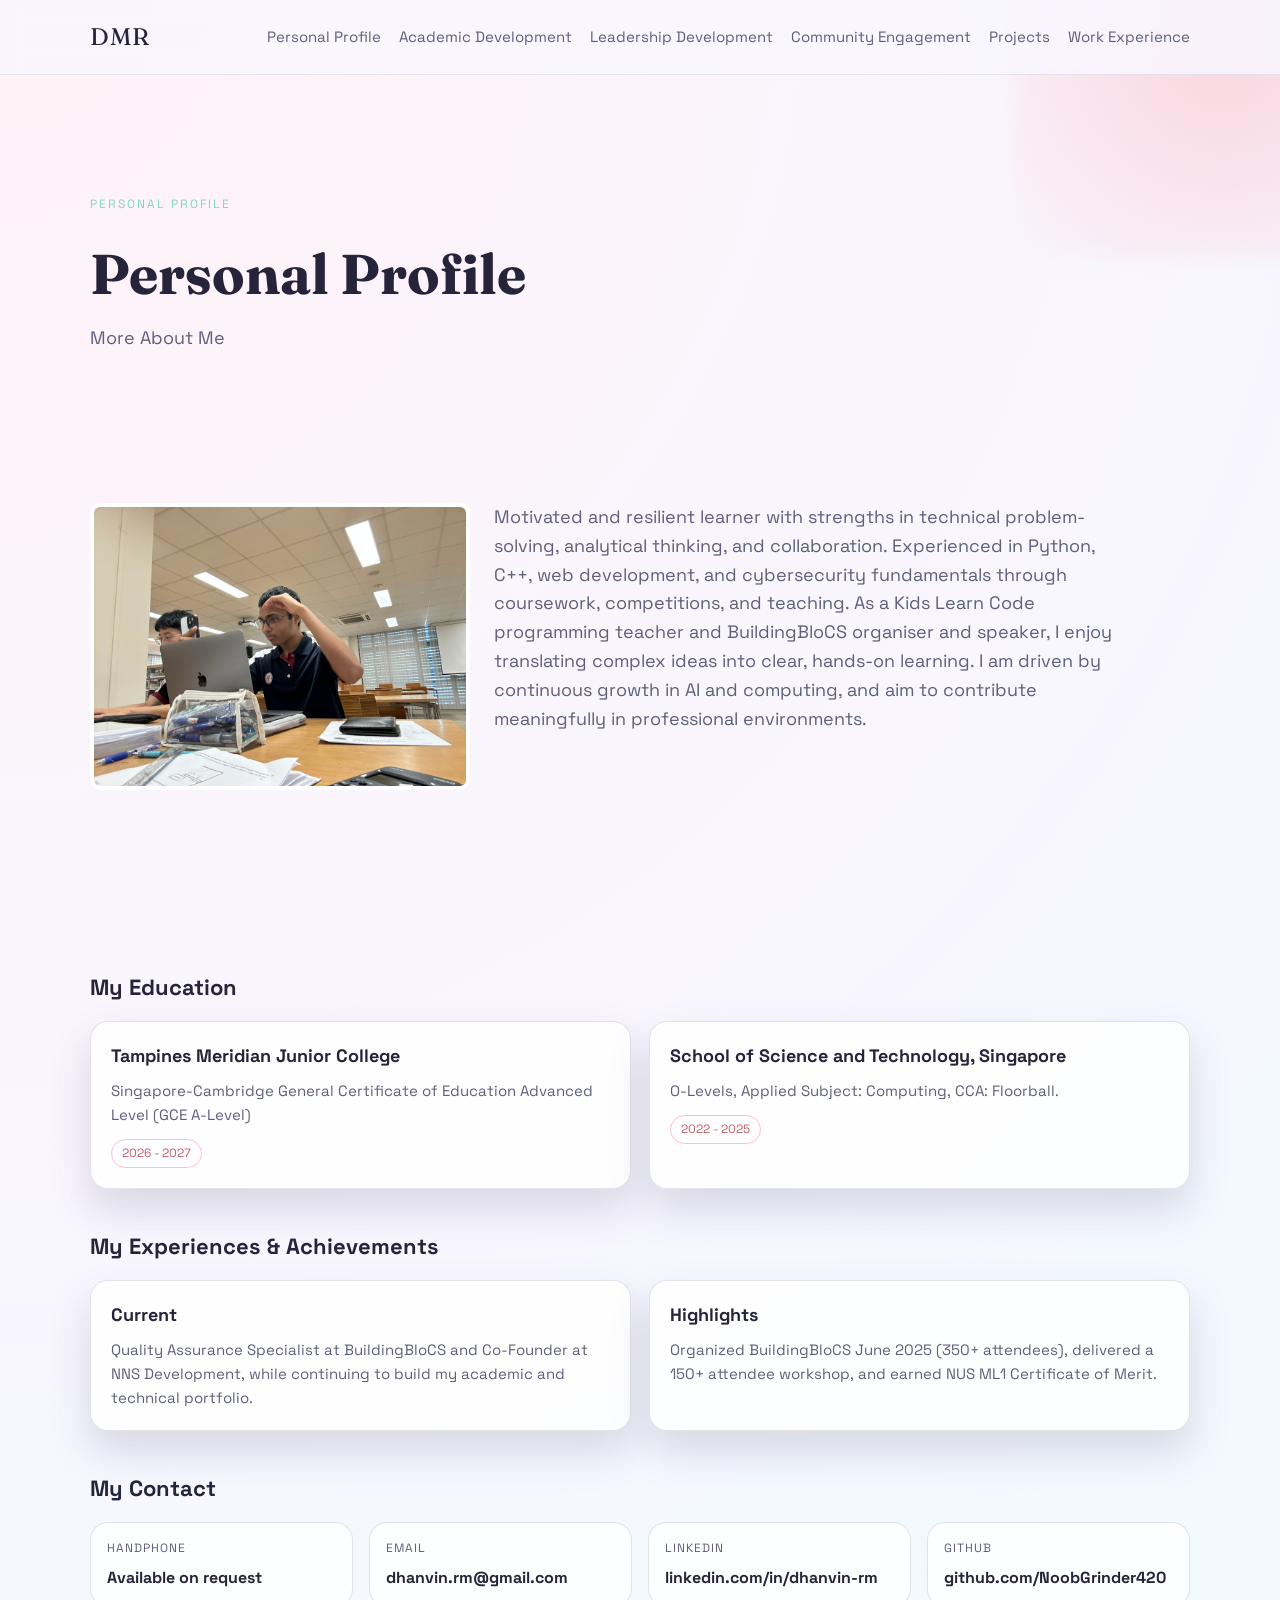
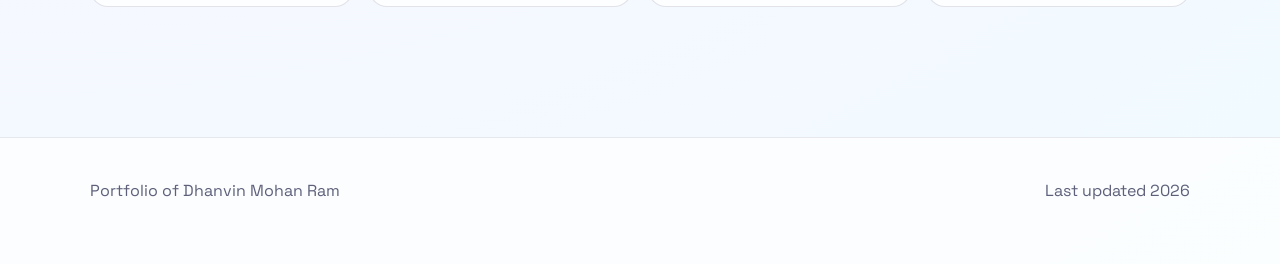
<file: index.html>
<!doctype html>
<html lang="en">
  <head>
    <meta charset="utf-8" />
    <meta name="viewport" content="width=device-width, initial-scale=1" />
    <title>Dhanvin Mohan Ram - Personal Profile</title>
    <meta name="description" content="Personal profile of Dhanvin Mohan Ram." />
    <link rel="preconnect" href="https://fonts.googleapis.com" />
    <link rel="preconnect" href="https://fonts.gstatic.com" crossorigin />
    <link
      href="https://fonts.googleapis.com/css2?family=Space+Grotesk:wght@400;500;600;700&family=Fraunces:opsz,wght@9..144,500;9..144,700&display=swap"
      rel="stylesheet"
    />
    <link rel="stylesheet" href="styles.css" />
  </head>
  <body>
    <div class="bg-orb" aria-hidden="true"></div>
    <header class="site-header">
      <div class="container nav-wrap">
        <div class="logo">DMR</div>
        <nav class="nav">
          <a href="index.html">Personal Profile</a>
          <a href="academic.html">Academic Development</a>
          <a href="leadership.html">Leadership Development</a>
          <a href="community.html">Community Engagement</a>
          <a href="projects.html">Projects</a>
          <a href="work.html">Work Experience</a>
        </nav>
      </div>
    </header>

    <main>
      <section class="section page-hero reveal">
        <div class="container">
          <p class="eyebrow">Personal Profile</p>
          <h1 class="page-title">Personal Profile</h1>
          <p class="page-subtitle">More About Me</p>
        </div>
      </section>

      <section class="section reveal">
        <div class="container profile-grid">
          <div class="profile-photo-wrap">
            <img class="profile-photo" src="assets/profile.jpg" alt="Dhanvin Mohan Ram profile photo" />
          </div>
          <div class="profile-summary">
            <p class="profile-text">
              Motivated and resilient learner with strengths in technical problem-solving, analytical thinking, and
              collaboration. Experienced in Python, C++, web development, and cybersecurity fundamentals through
              coursework, competitions, and teaching. As a Kids Learn Code programming teacher and BuildingBloCS
              organiser and speaker, I enjoy translating complex ideas into clear, hands-on learning. I am driven by
              continuous growth in AI and computing, and aim to contribute meaningfully in professional environments.
            </p>
          </div>
        </div>
      </section>

      <section class="section reveal">
        <div class="container">
          <div class="section-block">
            <h3>My Education</h3>
            <div class="cards">
              <article class="card">
                <h3>Tampines Meridian Junior College</h3>
                <p>Singapore-Cambridge General Certificate of Education Advanced Level (GCE A-Level)</p>
                <span class="chip">2026 - 2027</span>
              </article>
              <article class="card">
                <h3>School of Science and Technology, Singapore</h3>
                <p>O-Levels, Applied Subject: Computing, CCA: Floorball.</p>
                <span class="chip">2022 - 2025</span>
              </article>
            </div>
          </div>

          <div class="section-block">
            <h3>My Experiences & Achievements</h3>
            <div class="cards">
              <article class="card">
                <h3>Current</h3>
                <p>
                  Quality Assurance Specialist at BuildingBloCS and Co-Founder at NNS Development, while continuing
                  to build my academic and technical portfolio.
                </p>
              </article>
              <article class="card">
                <h3>Highlights</h3>
                <p>
                  Organized BuildingBloCS June 2025 (350+ attendees), delivered a 150+ attendee workshop, and earned
                  NUS ML1 Certificate of Merit.
                </p>
              </article>
            </div>
          </div>

          <div class="section-block">
            <h3>My Contact</h3>
            <div class="info-grid">
              <div class="info-item">
                <span>Handphone</span>
                <strong>Available on request</strong>
              </div>
              <div class="info-item">
                <span>Email</span>
                <strong>dhanvin.rm@gmail.com</strong>
              </div>
              <div class="info-item">
                <span>LinkedIn</span>
                <strong>
                  <a href="https://www.linkedin.com/in/dhanvin-rm/" target="_blank" rel="noreferrer">
                    linkedin.com/in/dhanvin-rm
                  </a>
                </strong>
              </div>
              <div class="info-item">
                <span>GitHub</span>
                <strong>
                  <a href="https://github.com/NoobGrinder420" target="_blank" rel="noreferrer">
                    github.com/NoobGrinder420
                  </a>
                </strong>
              </div>
            </div>
          </div>

        </div>
      </section>
    </main>

    <footer class="site-footer">
      <div class="container footer-grid">
        <p>Portfolio of Dhanvin Mohan Ram</p>
        <p>Last updated <span id="year"></span></p>
      </div>
    </footer>

    <script src="script.js"></script>
  </body>
</html>
</file>
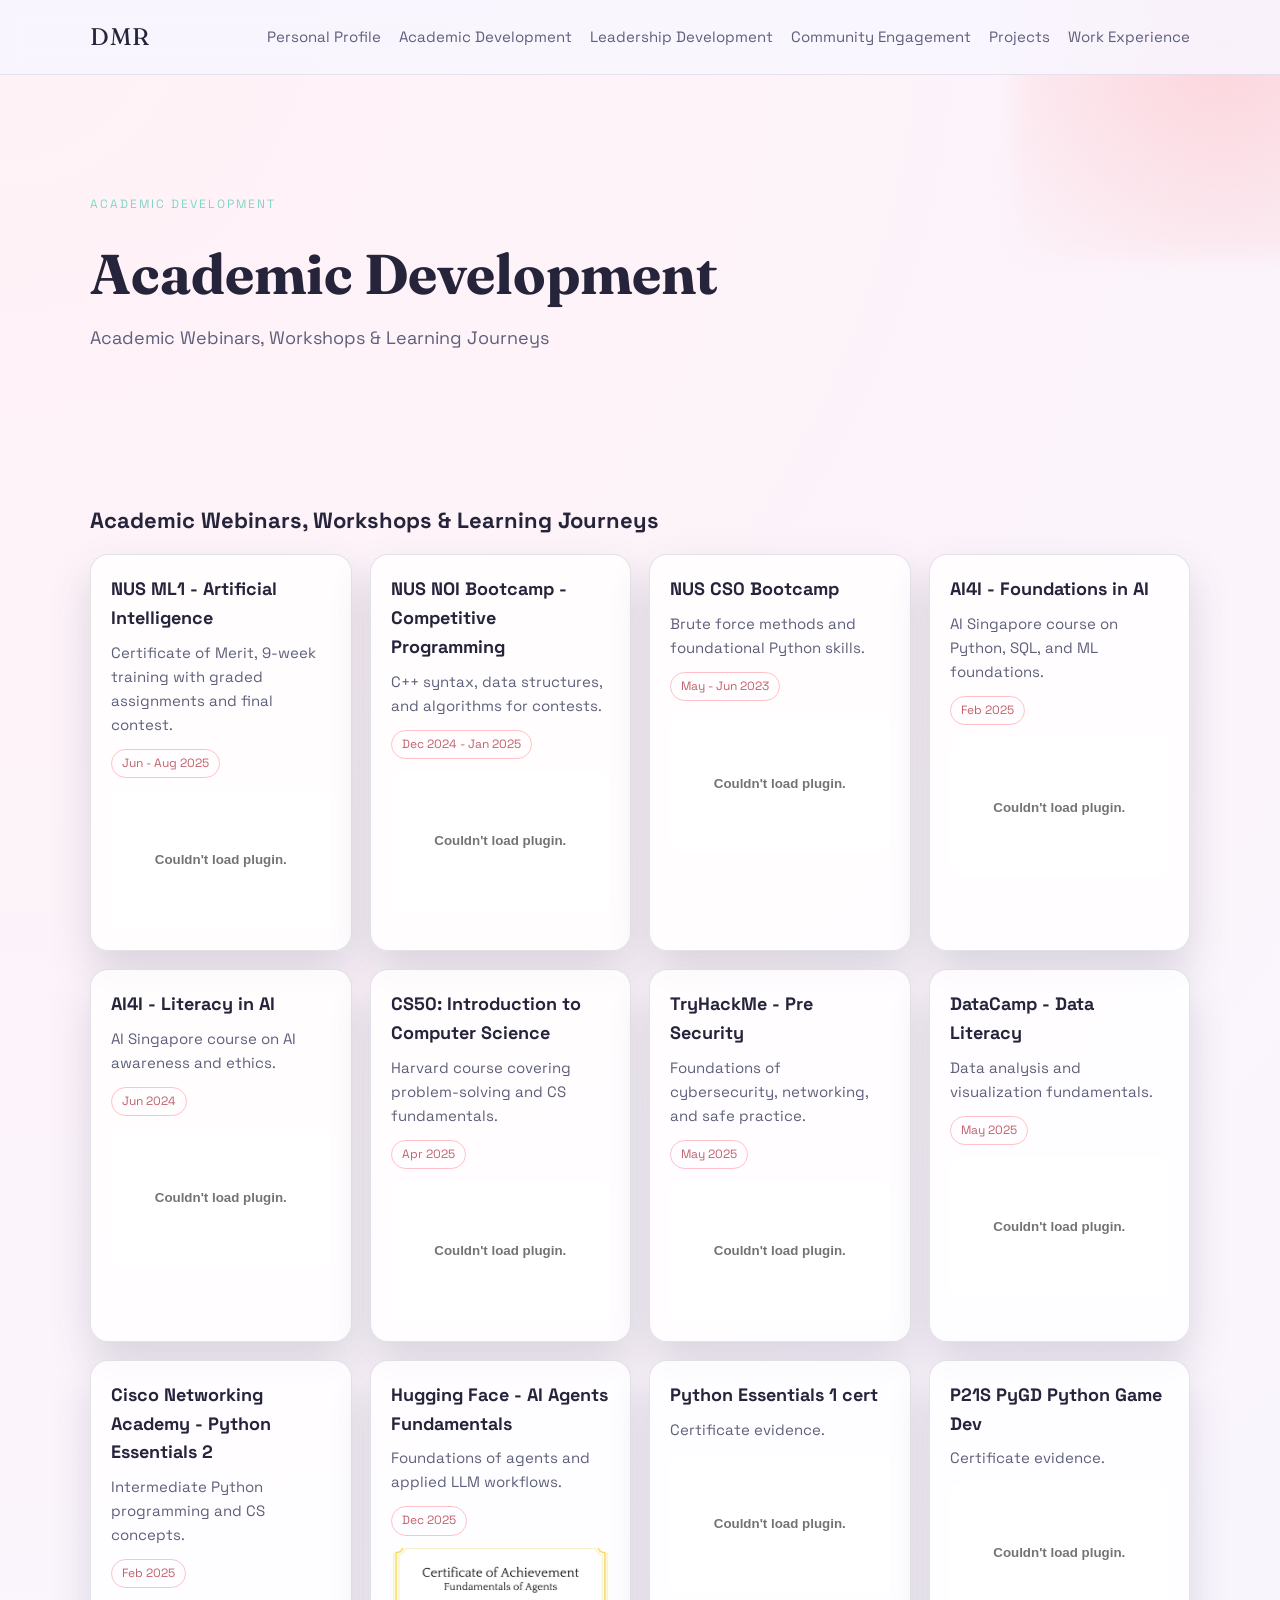
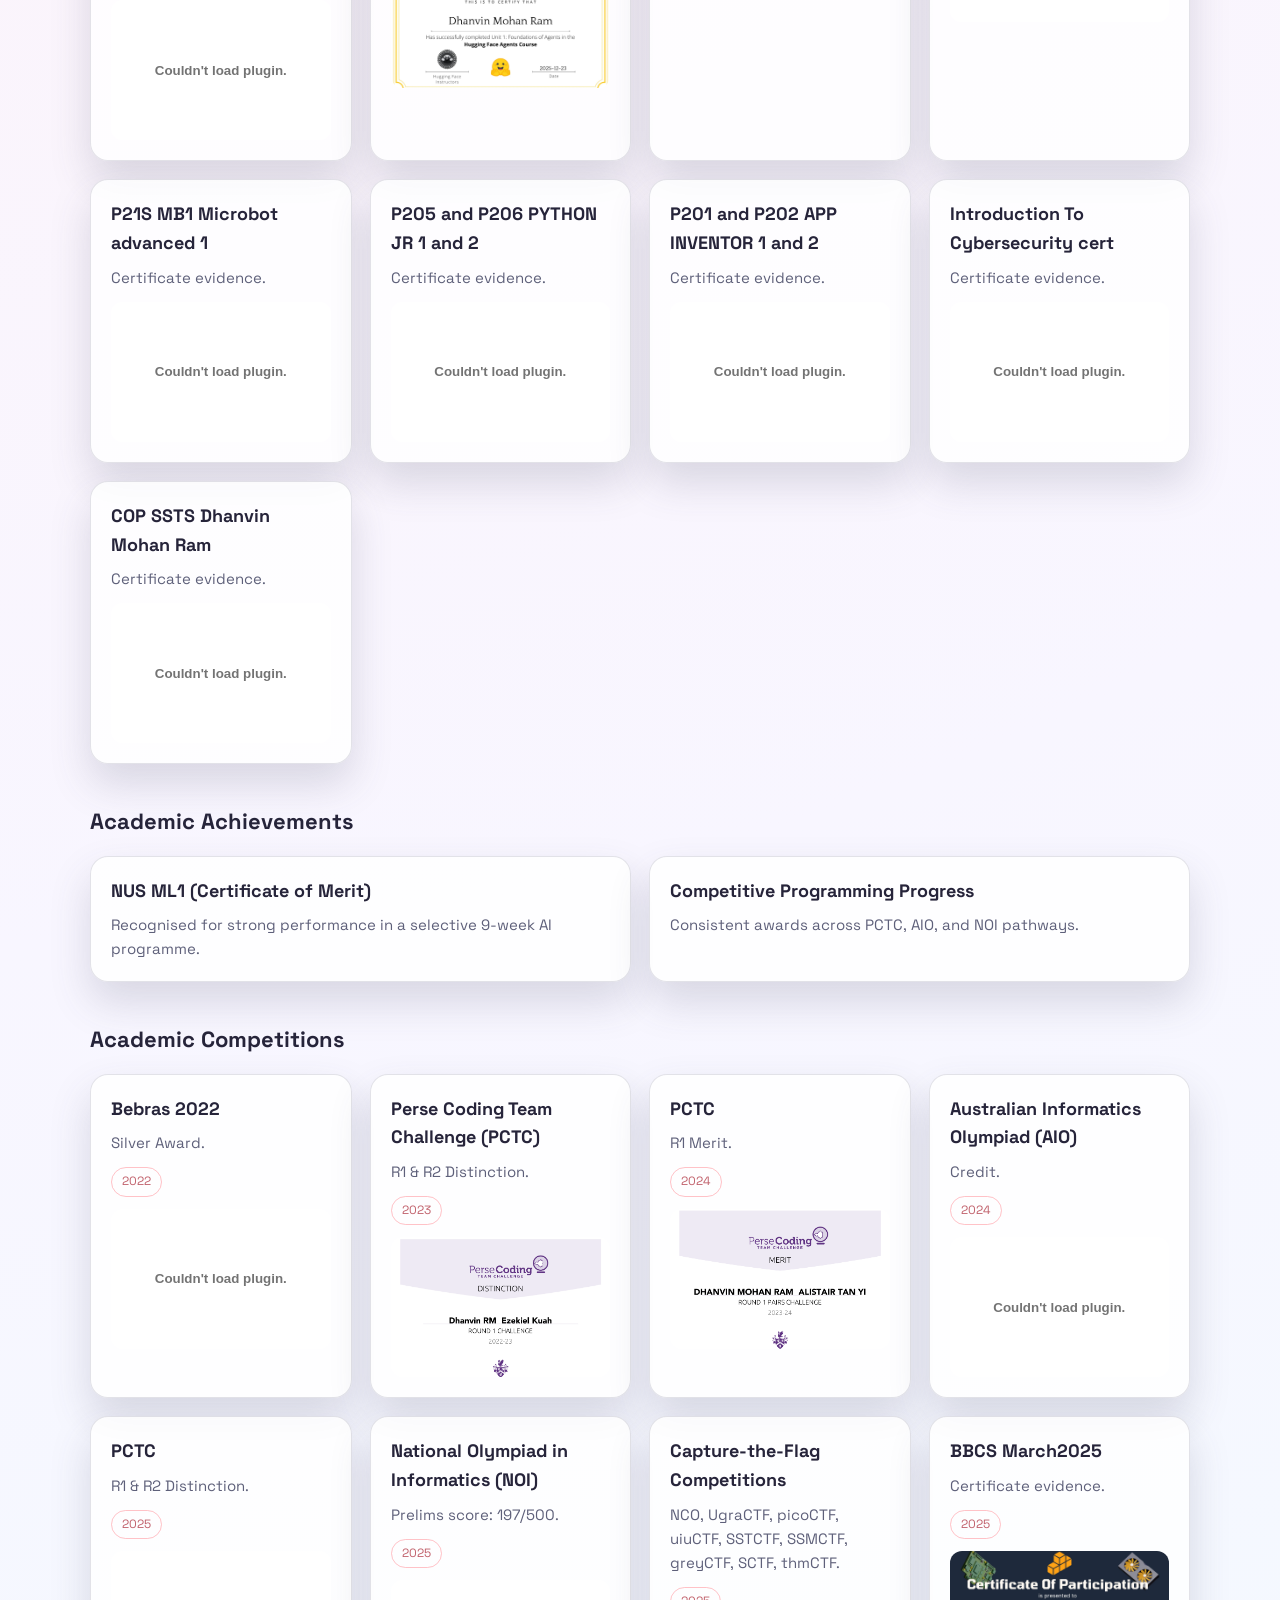
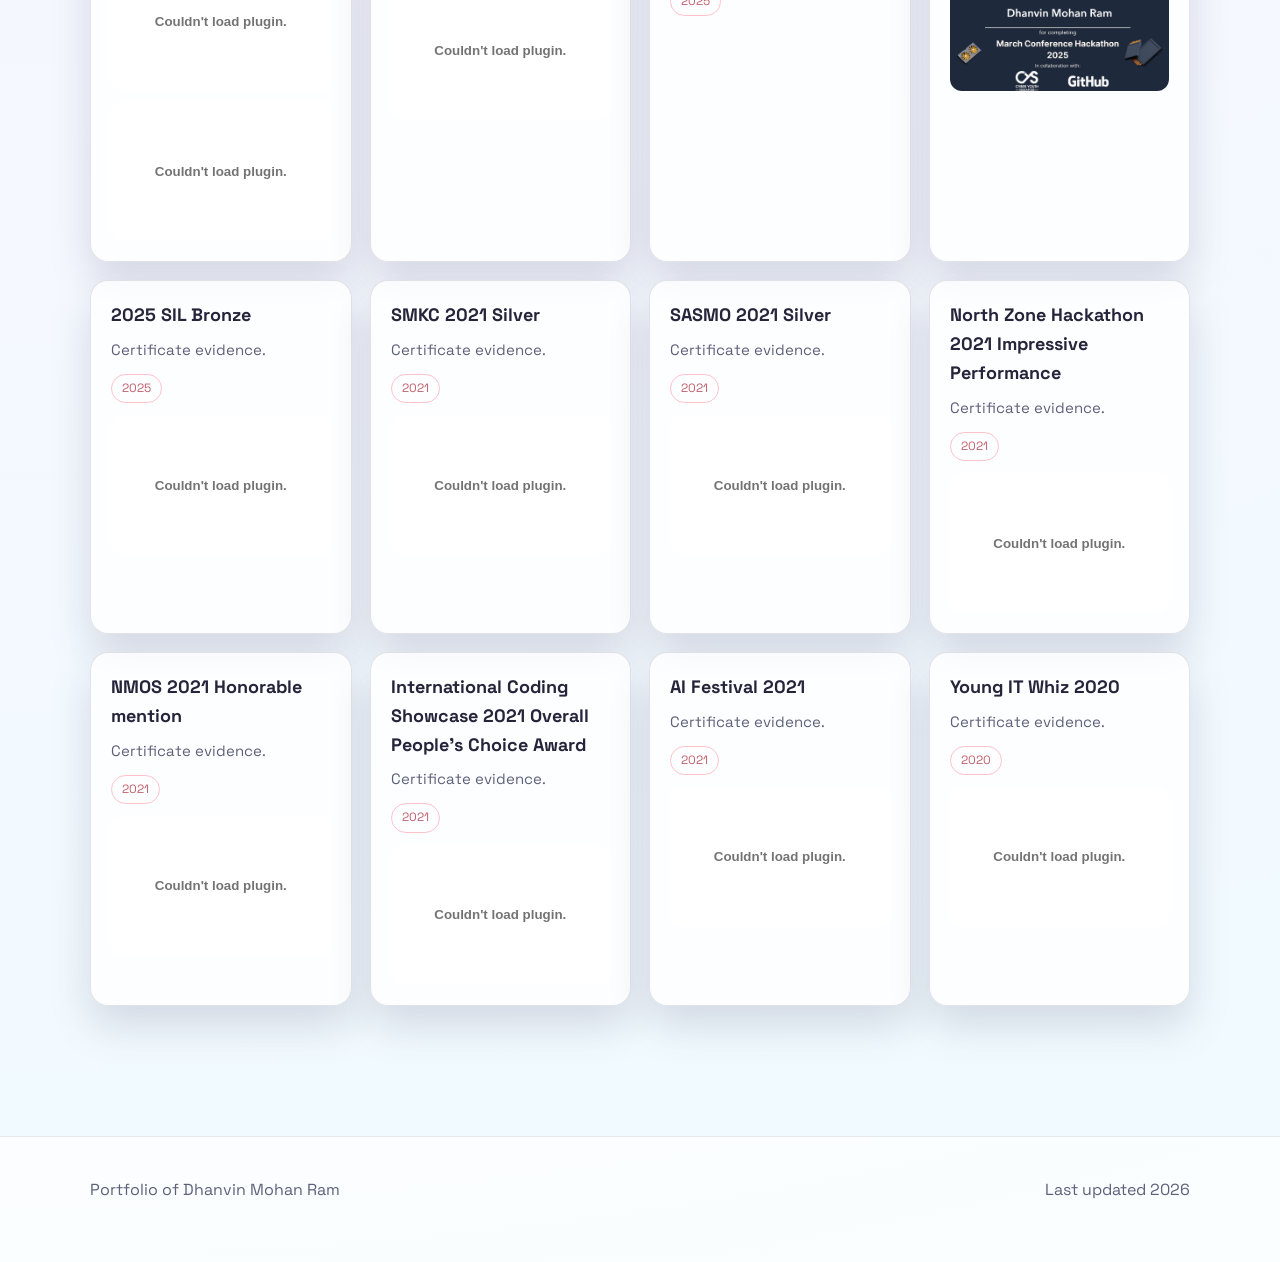
<file: academic.html>
<!doctype html>
<html lang="en">
  <head>
    <meta charset="utf-8" />
    <meta name="viewport" content="width=device-width, initial-scale=1" />
    <title>Dhanvin Mohan Ram - Academic Development</title>
    <meta name="description" content="Academic development portfolio of Dhanvin Mohan Ram." />
    <link rel="preconnect" href="https://fonts.googleapis.com" />
    <link rel="preconnect" href="https://fonts.gstatic.com" crossorigin />
    <link
      href="https://fonts.googleapis.com/css2?family=Space+Grotesk:wght@400;500;600;700&family=Fraunces:opsz,wght@9..144,500;9..144,700&display=swap"
      rel="stylesheet"
    />
    <link rel="stylesheet" href="styles.css" />
  </head>
  <body>
    <div class="bg-orb" aria-hidden="true"></div>
    <header class="site-header">
      <div class="container nav-wrap">
        <div class="logo">DMR</div>
        <nav class="nav">
          <a href="index.html">Personal Profile</a>
          <a href="academic.html">Academic Development</a>
          <a href="leadership.html">Leadership Development</a>
          <a href="community.html">Community Engagement</a>
          <a href="projects.html">Projects</a>
          <a href="work.html">Work Experience</a>
        </nav>
      </div>
    </header>

    <main>
      <section class="section page-hero reveal">
        <div class="container">
          <p class="eyebrow">Academic Development</p>
          <h1 class="page-title">Academic Development</h1>
          <p class="page-subtitle">Academic Webinars, Workshops & Learning Journeys</p>
        </div>
      </section>

      <section class="section reveal">
        <div class="container">
          <div class="section-block">
            <h3>Academic Webinars, Workshops & Learning Journeys</h3>
            <div class="cards">
<article class="card">
  <h3>NUS ML1 - Artificial Intelligence</h3>
  <p>Certificate of Merit, 9-week training with graded assignments and final contest.</p>
  <span class="chip">Jun - Aug 2025</span>
  <div class="card-media"><div class="media-grid"><a href="assets/certs-raw/Courses/NUS/ML1_Merit.pdf" target="_blank" rel="noreferrer"><object data="assets/certs-raw/Courses/NUS/ML1_Merit.pdf#page=1&view=FitH" type="application/pdf" aria-label="ML1 Merit"></object></a></div></div>
</article>
<article class="card">
  <h3>NUS NOI Bootcamp - Competitive Programming</h3>
  <p>C++ syntax, data structures, and algorithms for contests.</p>
  <span class="chip">Dec 2024 - Jan 2025</span>
  <div class="card-media"><div class="media-grid"><a href="assets/certs-raw/Courses/NUS/NOI%20Dec%20Course.pdf" target="_blank" rel="noreferrer"><object data="assets/certs-raw/Courses/NUS/NOI%20Dec%20Course.pdf#page=1&view=FitH" type="application/pdf" aria-label="NOI Dec Course"></object></a></div></div>
</article>
<article class="card">
  <h3>NUS CS0 Bootcamp</h3>
  <p>Brute force methods and foundational Python skills.</p>
  <span class="chip">May - Jun 2023</span>
  <div class="card-media"><div class="media-grid"><a href="assets/certs-raw/Courses/NUS/NUS%20CTPS.pdf" target="_blank" rel="noreferrer"><object data="assets/certs-raw/Courses/NUS/NUS%20CTPS.pdf#page=1&view=FitH" type="application/pdf" aria-label="NUS CTPS"></object></a></div></div>
</article>
<article class="card">
  <h3>AI4I - Foundations in AI</h3>
  <p>AI Singapore course on Python, SQL, and ML foundations.</p>
  <span class="chip">Feb 2025</span>
  <div class="card-media"><div class="media-grid"><a href="assets/certs-raw/Courses/AI4I%C2%AE/AI4I%C2%AE-%E2%80%93-Foundations-in-AI_AI4I%C2%AE-Foundations-in-AI_DHANVIN-MOHAN-RAM.pdf" target="_blank" rel="noreferrer"><object data="assets/certs-raw/Courses/AI4I%C2%AE/AI4I%C2%AE-%E2%80%93-Foundations-in-AI_AI4I%C2%AE-Foundations-in-AI_DHANVIN-MOHAN-RAM.pdf#page=1&view=FitH" type="application/pdf" aria-label="AI4I® – Foundations in AI AI4I® Foundations in AI DHANVIN MOHAN RAM"></object></a></div></div>
</article>
<article class="card">
  <h3>AI4I - Literacy in AI</h3>
  <p>AI Singapore course on AI awareness and ethics.</p>
  <span class="chip">Jun 2024</span>
  <div class="card-media"><div class="media-grid"><a href="assets/certs-raw/Courses/AI4I%C2%AE/AI4I%C2%AE-%E2%80%93-Literacy-in-AI_AI4I%C2%AE-Literacy-in-AI_DHANVIN-MOHAN-RAM.pdf" target="_blank" rel="noreferrer"><object data="assets/certs-raw/Courses/AI4I%C2%AE/AI4I%C2%AE-%E2%80%93-Literacy-in-AI_AI4I%C2%AE-Literacy-in-AI_DHANVIN-MOHAN-RAM.pdf#page=1&view=FitH" type="application/pdf" aria-label="AI4I® – Literacy in AI AI4I® Literacy in AI DHANVIN MOHAN RAM"></object></a></div></div>
</article>
<article class="card">
  <h3>CS50: Introduction to Computer Science</h3>
  <p>Harvard course covering problem-solving and CS fundamentals.</p>
  <span class="chip">Apr 2025</span>
  <div class="card-media"><div class="media-grid"><a href="assets/certs-raw/Courses/CS50/CS50x.pdf" target="_blank" rel="noreferrer"><object data="assets/certs-raw/Courses/CS50/CS50x.pdf#page=1&view=FitH" type="application/pdf" aria-label="CS50x"></object></a></div></div>
</article>
<article class="card">
  <h3>TryHackMe - Pre Security</h3>
  <p>Foundations of cybersecurity, networking, and safe practice.</p>
  <span class="chip">May 2025</span>
  <div class="card-media"><div class="media-grid"><a href="assets/certs-raw/Courses/TryHackMe/PreSecurity.pdf" target="_blank" rel="noreferrer"><object data="assets/certs-raw/Courses/TryHackMe/PreSecurity.pdf#page=1&view=FitH" type="application/pdf" aria-label="PreSecurity"></object></a></div></div>
</article>
<article class="card">
  <h3>DataCamp - Data Literacy</h3>
  <p>Data analysis and visualization fundamentals.</p>
  <span class="chip">May 2025</span>
  <div class="card-media"><div class="media-grid"><a href="assets/certs-raw/Courses/DataCamp/DataLiteracy.pdf" target="_blank" rel="noreferrer"><object data="assets/certs-raw/Courses/DataCamp/DataLiteracy.pdf#page=1&view=FitH" type="application/pdf" aria-label="DataLiteracy"></object></a></div></div>
</article>
<article class="card">
  <h3>Cisco Networking Academy - Python Essentials 2</h3>
  <p>Intermediate Python programming and CS concepts.</p>
  <span class="chip">Feb 2025</span>
  <div class="card-media"><div class="media-grid"><a href="assets/certs-raw/Courses/Cisco%20Netacad/Python%20Essentials%202_cert.pdf" target="_blank" rel="noreferrer"><object data="assets/certs-raw/Courses/Cisco%20Netacad/Python%20Essentials%202_cert.pdf#page=1&view=FitH" type="application/pdf" aria-label="Python Essentials 2 cert"></object></a></div></div>
</article>
<article class="card">
  <h3>Hugging Face - AI Agents Fundamentals</h3>
  <p>Foundations of agents and applied LLM workflows.</p>
  <span class="chip">Dec 2025</span>
  <div class="card-media"><div class="media-grid"><a href="assets/certs-raw/Courses/Hugging%20Face/Hugging%20Face%20Agents%20Course.jpg" target="_blank" rel="noreferrer"><img src="assets/certs-raw/Courses/Hugging%20Face/Hugging%20Face%20Agents%20Course.jpg" alt="Hugging Face Agents Course" loading="lazy" /></a></div></div>
</article>
<article class="card">
  <h3>Python Essentials 1 cert</h3>
  <p>Certificate evidence.</p>
  
  <div class="card-media"><div class="media-grid"><a href="assets/certs-raw/Courses/Cisco%20Netacad/Python%20Essentials%201_cert.pdf" target="_blank" rel="noreferrer"><object data="assets/certs-raw/Courses/Cisco%20Netacad/Python%20Essentials%201_cert.pdf#page=1&view=FitH" type="application/pdf" aria-label="Python Essentials 1 cert"></object></a></div></div>
</article>
<article class="card">
  <h3>P21S PyGD Python Game Dev</h3>
  <p>Certificate evidence.</p>
  
  <div class="card-media"><div class="media-grid"><a href="assets/certs-raw/Courses/Coding%20Lab/P21S%20-%20PyGD%20Python%20Game%20Dev.pdf" target="_blank" rel="noreferrer"><object data="assets/certs-raw/Courses/Coding%20Lab/P21S%20-%20PyGD%20Python%20Game%20Dev.pdf#page=1&view=FitH" type="application/pdf" aria-label="P21S PyGD Python Game Dev"></object></a></div></div>
</article>
<article class="card">
  <h3>P21S MB1 Microbot advanced 1</h3>
  <p>Certificate evidence.</p>
  
  <div class="card-media"><div class="media-grid"><a href="assets/certs-raw/Courses/Coding%20Lab/P21S%20-%20MB1%20Microbot%20advanced%201.pdf" target="_blank" rel="noreferrer"><object data="assets/certs-raw/Courses/Coding%20Lab/P21S%20-%20MB1%20Microbot%20advanced%201.pdf#page=1&view=FitH" type="application/pdf" aria-label="P21S MB1 Microbot advanced 1"></object></a></div></div>
</article>
<article class="card">
  <h3>P205 and P206 PYTHON JR 1 and 2</h3>
  <p>Certificate evidence.</p>
  
  <div class="card-media"><div class="media-grid"><a href="assets/certs-raw/Courses/Coding%20Lab/P205%20and%20P206%20PYTHON%20JR%201%20and%202.pdf" target="_blank" rel="noreferrer"><object data="assets/certs-raw/Courses/Coding%20Lab/P205%20and%20P206%20PYTHON%20JR%201%20and%202.pdf#page=1&view=FitH" type="application/pdf" aria-label="P205 and P206 PYTHON JR 1 and 2"></object></a></div></div>
</article>
<article class="card">
  <h3>P201 and P202 APP INVENTOR 1 and 2</h3>
  <p>Certificate evidence.</p>
  
  <div class="card-media"><div class="media-grid"><a href="assets/certs-raw/Courses/Coding%20Lab/P201%20and%20P202-APP%20INVENTOR%201%20and%202.pdf" target="_blank" rel="noreferrer"><object data="assets/certs-raw/Courses/Coding%20Lab/P201%20and%20P202-APP%20INVENTOR%201%20and%202.pdf#page=1&view=FitH" type="application/pdf" aria-label="P201 and P202 APP INVENTOR 1 and 2"></object></a></div></div>
</article>
<article class="card">
  <h3>Introduction To Cybersecurity cert</h3>
  <p>Certificate evidence.</p>
  
  <div class="card-media"><div class="media-grid"><a href="assets/certs-raw/Courses/Cisco%20Netacad/Introduction%20To%20Cybersecurity_cert.pdf" target="_blank" rel="noreferrer"><object data="assets/certs-raw/Courses/Cisco%20Netacad/Introduction%20To%20Cybersecurity_cert.pdf#page=1&view=FitH" type="application/pdf" aria-label="Introduction To Cybersecurity cert"></object></a></div></div>
</article>
<article class="card">
  <h3>COP SSTS Dhanvin Mohan Ram</h3>
  <p>Certificate evidence.</p>
  
  <div class="card-media"><div class="media-grid"><a href="assets/certs-raw/Courses/NUS/COP_SSTS_Dhanvin%20Mohan%20Ram.pdf" target="_blank" rel="noreferrer"><object data="assets/certs-raw/Courses/NUS/COP_SSTS_Dhanvin%20Mohan%20Ram.pdf#page=1&view=FitH" type="application/pdf" aria-label="COP SSTS Dhanvin Mohan Ram"></object></a></div></div>
</article>
            </div>
          </div>

          <div class="section-block">
            <h3>Academic Achievements</h3>
            <div class="cards">
<article class="card">
  <h3>NUS ML1 (Certificate of Merit)</h3>
  <p>Recognised for strong performance in a selective 9-week AI programme.</p>
</article>
<article class="card">
  <h3>Competitive Programming Progress</h3>
  <p>Consistent awards across PCTC, AIO, and NOI pathways.</p>
</article>
            </div>
          </div>

          <div class="section-block">
            <h3>Academic Competitions</h3>
            <div class="cards">
<article class="card">
  <h3>Bebras 2022</h3>
  <p>Silver Award.</p>
  <span class="chip">2022</span>
  <div class="card-media"><div class="media-grid"><a href="assets/certs-raw/CP%20Competitions/BEBRAS/DHANVIN%20MOHAN%20RAM%20cert.pdf" target="_blank" rel="noreferrer"><object data="assets/certs-raw/CP%20Competitions/BEBRAS/DHANVIN%20MOHAN%20RAM%20cert.pdf#page=1&view=FitH" type="application/pdf" aria-label="DHANVIN MOHAN RAM cert"></object></a></div></div>
</article>
<article class="card">
  <h3>Perse Coding Team Challenge (PCTC)</h3>
  <p>R1 & R2 Distinction.</p>
  <span class="chip">2023</span>
  <div class="card-media"><div class="media-grid"><a href="assets/certs-raw/CP%20Competitions/PCTC/PCTC%202023%20R1.png" target="_blank" rel="noreferrer"><img src="assets/certs-raw/CP%20Competitions/PCTC/PCTC%202023%20R1.png" alt="PCTC 2023 R1" loading="lazy" /></a></div></div>
</article>
<article class="card">
  <h3>PCTC</h3>
  <p>R1 Merit.</p>
  <span class="chip">2024</span>
  <div class="card-media"><div class="media-grid"><a href="assets/certs-raw/CP%20Competitions/PCTC/PCTC%202024%20R1.png" target="_blank" rel="noreferrer"><img src="assets/certs-raw/CP%20Competitions/PCTC/PCTC%202024%20R1.png" alt="PCTC 2024 R1" loading="lazy" /></a></div></div>
</article>
<article class="card">
  <h3>Australian Informatics Olympiad (AIO)</h3>
  <p>Credit.</p>
  <span class="chip">2024</span>
  <div class="card-media"><div class="media-grid"><a href="assets/certs-raw/CP%20Competitions/AIO.pdf" target="_blank" rel="noreferrer"><object data="assets/certs-raw/CP%20Competitions/AIO.pdf#page=1&view=FitH" type="application/pdf" aria-label="AIO"></object></a></div></div>
</article>
<article class="card">
  <h3>PCTC</h3>
  <p>R1 & R2 Distinction.</p>
  <span class="chip">2025</span>
  <div class="card-media"><div class="media-grid"><a href="assets/certs-raw/CP%20Competitions/PCTC/PCTC%202025%20R1.pdf" target="_blank" rel="noreferrer"><object data="assets/certs-raw/CP%20Competitions/PCTC/PCTC%202025%20R1.pdf#page=1&view=FitH" type="application/pdf" aria-label="PCTC 2025 R1"></object></a><a href="assets/certs-raw/CP%20Competitions/PCTC/PCTC%202025%20R2.pdf" target="_blank" rel="noreferrer"><object data="assets/certs-raw/CP%20Competitions/PCTC/PCTC%202025%20R2.pdf#page=1&view=FitH" type="application/pdf" aria-label="PCTC 2025 R2"></object></a></div></div>
</article>
<article class="card">
  <h3>National Olympiad in Informatics (NOI)</h3>
  <p>Prelims score: 197/500.</p>
  <span class="chip">2025</span>
  <div class="card-media"><div class="media-grid"><a href="assets/certs-raw/CP%20Competitions/2025_NOI_Prelim_Participation.pdf" target="_blank" rel="noreferrer"><object data="assets/certs-raw/CP%20Competitions/2025_NOI_Prelim_Participation.pdf#page=1&view=FitH" type="application/pdf" aria-label="2025 NOI Prelim Participation"></object></a></div></div>
</article>
<article class="card">
  <h3>Capture-the-Flag Competitions</h3>
  <p>NCO, UgraCTF, picoCTF, uiuCTF, SSTCTF, SSMCTF, greyCTF, SCTF, thmCTF.</p>
  <span class="chip">2025</span>
  
</article>
<article class="card">
  <h3>BBCS March2025</h3>
  <p>Certificate evidence.</p>
  <span class="chip">2025</span>
  <div class="card-media"><div class="media-grid"><a href="assets/certs-raw/Other%20Computing%20Competitions/BBCS_March2025.png" target="_blank" rel="noreferrer"><img src="assets/certs-raw/Other%20Computing%20Competitions/BBCS_March2025.png" alt="BBCS March2025" loading="lazy" /></a></div></div>
</article>
<article class="card">
  <h3>2025 SIL Bronze</h3>
  <p>Certificate evidence.</p>
  <span class="chip">2025</span>
  <div class="card-media"><div class="media-grid"><a href="assets/certs-raw/CP%20Competitions/2025_SIL_Bronze.pdf" target="_blank" rel="noreferrer"><object data="assets/certs-raw/CP%20Competitions/2025_SIL_Bronze.pdf#page=1&view=FitH" type="application/pdf" aria-label="2025 SIL Bronze"></object></a></div></div>
</article>
<article class="card">
  <h3>SMKC 2021 Silver</h3>
  <p>Certificate evidence.</p>
  <span class="chip">2021</span>
  <div class="card-media"><div class="media-grid"><a href="assets/certs-raw/Archived/Primary%20School/Primary%20School%20Maths/SMKC%202021%20Silver.pdf" target="_blank" rel="noreferrer"><object data="assets/certs-raw/Archived/Primary%20School/Primary%20School%20Maths/SMKC%202021%20Silver.pdf#page=1&view=FitH" type="application/pdf" aria-label="SMKC 2021 Silver"></object></a></div></div>
</article>
<article class="card">
  <h3>SASMO 2021 Silver</h3>
  <p>Certificate evidence.</p>
  <span class="chip">2021</span>
  <div class="card-media"><div class="media-grid"><a href="assets/certs-raw/Archived/Primary%20School/Primary%20School%20Maths/SASMO%202021%20Silver.pdf" target="_blank" rel="noreferrer"><object data="assets/certs-raw/Archived/Primary%20School/Primary%20School%20Maths/SASMO%202021%20Silver.pdf#page=1&view=FitH" type="application/pdf" aria-label="SASMO 2021 Silver"></object></a></div></div>
</article>
<article class="card">
  <h3>North Zone Hackathon 2021 Impressive Performance</h3>
  <p>Certificate evidence.</p>
  <span class="chip">2021</span>
  <div class="card-media"><div class="media-grid"><a href="assets/certs-raw/Archived/Primary%20School/Primary%20School%20Computing/North%20Zone%20Hackathon%202021%20Impressive%20Performance.pdf" target="_blank" rel="noreferrer"><object data="assets/certs-raw/Archived/Primary%20School/Primary%20School%20Computing/North%20Zone%20Hackathon%202021%20Impressive%20Performance.pdf#page=1&view=FitH" type="application/pdf" aria-label="North Zone Hackathon 2021 Impressive Performance"></object></a></div></div>
</article>
<article class="card">
  <h3>NMOS 2021 Honorable mention</h3>
  <p>Certificate evidence.</p>
  <span class="chip">2021</span>
  <div class="card-media"><div class="media-grid"><a href="assets/certs-raw/Archived/Primary%20School/Primary%20School%20Maths/NMOS%202021%20Honorable%20mention.pdf" target="_blank" rel="noreferrer"><object data="assets/certs-raw/Archived/Primary%20School/Primary%20School%20Maths/NMOS%202021%20Honorable%20mention.pdf#page=1&view=FitH" type="application/pdf" aria-label="NMOS 2021 Honorable mention"></object></a></div></div>
</article>
<article class="card">
  <h3>International Coding Showcase 2021 Overall People's Choice Award</h3>
  <p>Certificate evidence.</p>
  <span class="chip">2021</span>
  <div class="card-media"><div class="media-grid"><a href="assets/certs-raw/Archived/Primary%20School/International%20Coding%20Showcase%202021%20Overall%20People%27s%20Choice%20Award.pdf" target="_blank" rel="noreferrer"><object data="assets/certs-raw/Archived/Primary%20School/International%20Coding%20Showcase%202021%20Overall%20People%27s%20Choice%20Award.pdf#page=1&view=FitH" type="application/pdf" aria-label="International Coding Showcase 2021 Overall People's Choice Award"></object></a></div></div>
</article>
<article class="card">
  <h3>AI Festival 2021</h3>
  <p>Certificate evidence.</p>
  <span class="chip">2021</span>
  <div class="card-media"><div class="media-grid"><a href="assets/certs-raw/Archived/Primary%20School/Primary%20School%20Computing/AI%20Festival%202021.pdf" target="_blank" rel="noreferrer"><object data="assets/certs-raw/Archived/Primary%20School/Primary%20School%20Computing/AI%20Festival%202021.pdf#page=1&view=FitH" type="application/pdf" aria-label="AI Festival 2021"></object></a></div></div>
</article>
<article class="card">
  <h3>Young IT Whiz 2020</h3>
  <p>Certificate evidence.</p>
  <span class="chip">2020</span>
  <div class="card-media"><div class="media-grid"><a href="assets/certs-raw/Archived/Primary%20School/Primary%20School%20Computing/Young%20IT%20Whiz%202020.pdf" target="_blank" rel="noreferrer"><object data="assets/certs-raw/Archived/Primary%20School/Primary%20School%20Computing/Young%20IT%20Whiz%202020.pdf#page=1&view=FitH" type="application/pdf" aria-label="Young IT Whiz 2020"></object></a></div></div>
</article>
            </div>
          </div>
        </div>
      </section>
    </main>

    <footer class="site-footer">
      <div class="container footer-grid">
        <p>Portfolio of Dhanvin Mohan Ram</p>
        <p>Last updated <span id="year"></span></p>
      </div>
    </footer>

    <script src="script.js"></script>
  </body>
</html>
</file>
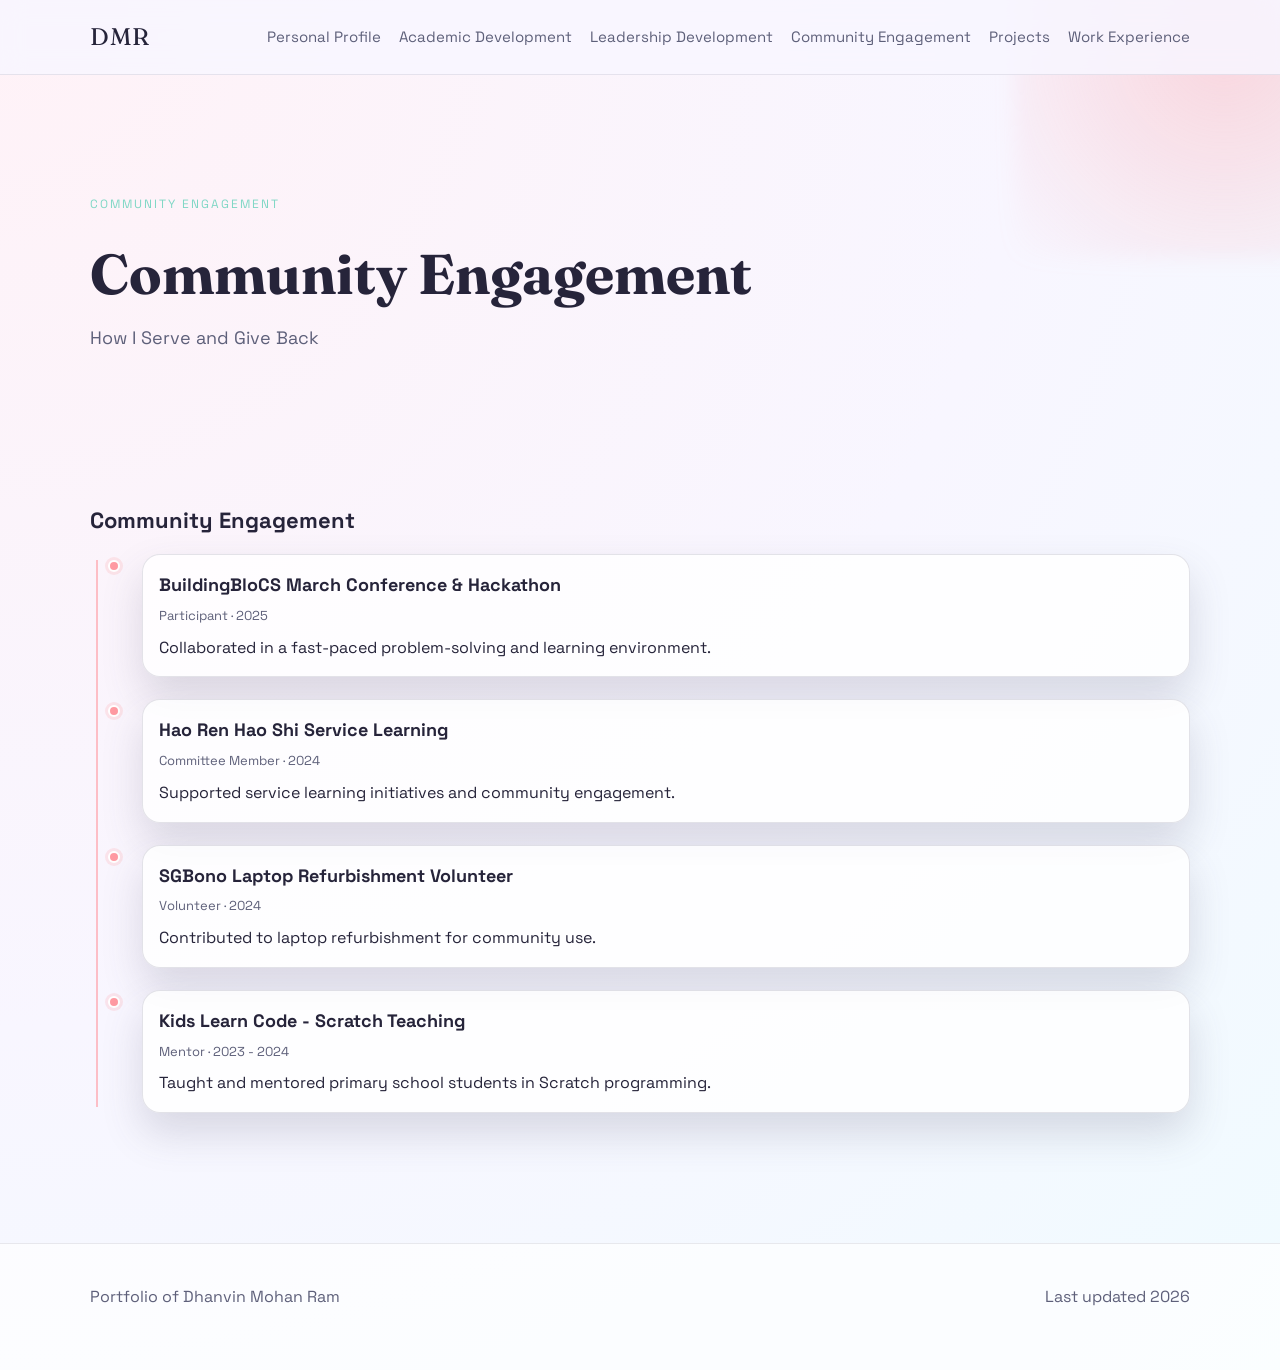
<file: community.html>
<!doctype html>
<html lang="en">
  <head>
    <meta charset="utf-8" />
    <meta name="viewport" content="width=device-width, initial-scale=1" />
    <title>Dhanvin Mohan Ram - Community Engagement</title>
    <meta name="description" content="Community engagement portfolio of Dhanvin Mohan Ram." />
    <link rel="preconnect" href="https://fonts.googleapis.com" />
    <link rel="preconnect" href="https://fonts.gstatic.com" crossorigin />
    <link
      href="https://fonts.googleapis.com/css2?family=Space+Grotesk:wght@400;500;600;700&family=Fraunces:opsz,wght@9..144,500;9..144,700&display=swap"
      rel="stylesheet"
    />
    <link rel="stylesheet" href="styles.css" />
  </head>
  <body>
    <div class="bg-orb" aria-hidden="true"></div>
    <header class="site-header">
      <div class="container nav-wrap">
        <div class="logo">DMR</div>
        <nav class="nav">
          <a href="index.html">Personal Profile</a>
          <a href="academic.html">Academic Development</a>
          <a href="leadership.html">Leadership Development</a>
          <a href="community.html">Community Engagement</a>
          <a href="projects.html">Projects</a>
          <a href="work.html">Work Experience</a>
        </nav>
      </div>
    </header>

    <main>
      <section class="section page-hero reveal">
        <div class="container">
          <p class="eyebrow">Community Engagement</p>
          <h1 class="page-title">Community Engagement</h1>
          <p class="page-subtitle">How I Serve and Give Back</p>
        </div>
      </section>

      <section class="section reveal">
        <div class="container">
          <div class="section-block">
            <h3>Community Engagement</h3>
            <div class="career-timeline">
              <div class="career-item">
                <div class="career-marker"></div>
                <div class="career-content">
                  <h3>BuildingBloCS March Conference & Hackathon</h3>
                  <p class="career-meta">Participant · 2025</p>
                  <p>Collaborated in a fast-paced problem-solving and learning environment.</p>
                </div>
              </div>
              <div class="career-item">
                <div class="career-marker"></div>
                <div class="career-content">
                  <h3>Hao Ren Hao Shi Service Learning</h3>
                  <p class="career-meta">Committee Member · 2024</p>
                  <p>Supported service learning initiatives and community engagement.</p>
                </div>
              </div>
              <div class="career-item">
                <div class="career-marker"></div>
                <div class="career-content">
                  <h3>SGBono Laptop Refurbishment Volunteer</h3>
                  <p class="career-meta">Volunteer · 2024</p>
                  <p>Contributed to laptop refurbishment for community use.</p>
                </div>
              </div>
              <div class="career-item">
                <div class="career-marker"></div>
                <div class="career-content">
                  <h3>Kids Learn Code - Scratch Teaching</h3>
                  <p class="career-meta">Mentor · 2023 - 2024</p>
                  <p>Taught and mentored primary school students in Scratch programming.</p>
                </div>
              </div>
            </div>
          </div>
        </div>
      </section>
    </main>

    <footer class="site-footer">
      <div class="container footer-grid">
        <p>Portfolio of Dhanvin Mohan Ram</p>
        <p>Last updated <span id="year"></span></p>
      </div>
    </footer>

    <script src="script.js"></script>
  </body>
</html>
</file>
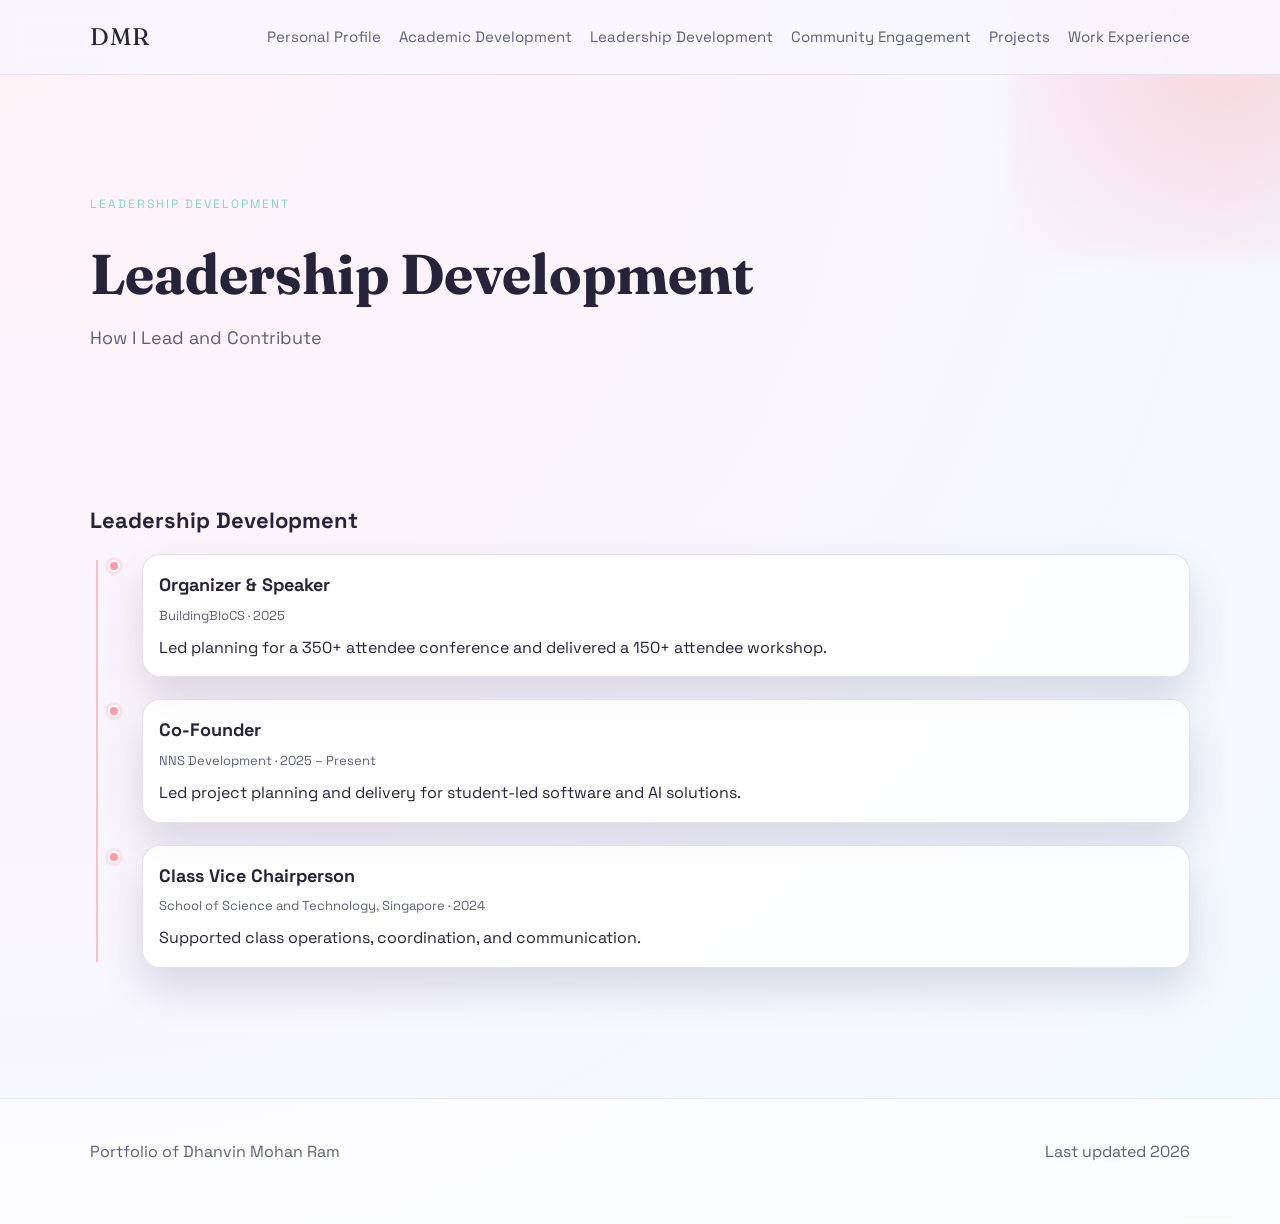
<file: leadership.html>
<!doctype html>
<html lang="en">
  <head>
    <meta charset="utf-8" />
    <meta name="viewport" content="width=device-width, initial-scale=1" />
    <title>Dhanvin Mohan Ram - Leadership Development</title>
    <meta name="description" content="Leadership development portfolio of Dhanvin Mohan Ram." />
    <link rel="preconnect" href="https://fonts.googleapis.com" />
    <link rel="preconnect" href="https://fonts.gstatic.com" crossorigin />
    <link
      href="https://fonts.googleapis.com/css2?family=Space+Grotesk:wght@400;500;600;700&family=Fraunces:opsz,wght@9..144,500;9..144,700&display=swap"
      rel="stylesheet"
    />
    <link rel="stylesheet" href="styles.css" />
  </head>
  <body>
    <div class="bg-orb" aria-hidden="true"></div>
    <header class="site-header">
      <div class="container nav-wrap">
        <div class="logo">DMR</div>
        <nav class="nav">
          <a href="index.html">Personal Profile</a>
          <a href="academic.html">Academic Development</a>
          <a href="leadership.html">Leadership Development</a>
          <a href="community.html">Community Engagement</a>
          <a href="projects.html">Projects</a>
          <a href="work.html">Work Experience</a>
        </nav>
      </div>
    </header>

    <main>
      <section class="section page-hero reveal">
        <div class="container">
          <p class="eyebrow">Leadership Development</p>
          <h1 class="page-title">Leadership Development</h1>
          <p class="page-subtitle">How I Lead and Contribute</p>
        </div>
      </section>

      <section class="section reveal">
        <div class="container">
          <div class="section-block">
            <h3>Leadership Development</h3>
            <div class="career-timeline">
              <div class="career-item">
                <div class="career-marker"></div>
                <div class="career-content">
                  <h3>Organizer & Speaker</h3>
                  <p class="career-meta">BuildingBloCS · 2025</p>
                  <p>Led planning for a 350+ attendee conference and delivered a 150+ attendee workshop.</p>
                </div>
              </div>
              <div class="career-item">
                <div class="career-marker"></div>
                <div class="career-content">
                  <h3>Co-Founder</h3>
                  <p class="career-meta">NNS Development · 2025 – Present</p>
                  <p>Led project planning and delivery for student-led software and AI solutions.</p>
                </div>
              </div>
              <div class="career-item">
                <div class="career-marker"></div>
                <div class="career-content">
                  <h3>Class Vice Chairperson</h3>
                  <p class="career-meta">School of Science and Technology, Singapore · 2024</p>
                  <p>Supported class operations, coordination, and communication.</p>
                </div>
              </div>
            </div>
          </div>
        </div>
      </section>
    </main>

    <footer class="site-footer">
      <div class="container footer-grid">
        <p>Portfolio of Dhanvin Mohan Ram</p>
        <p>Last updated <span id="year"></span></p>
      </div>
    </footer>

    <script src="script.js"></script>
  </body>
</html>
</file>
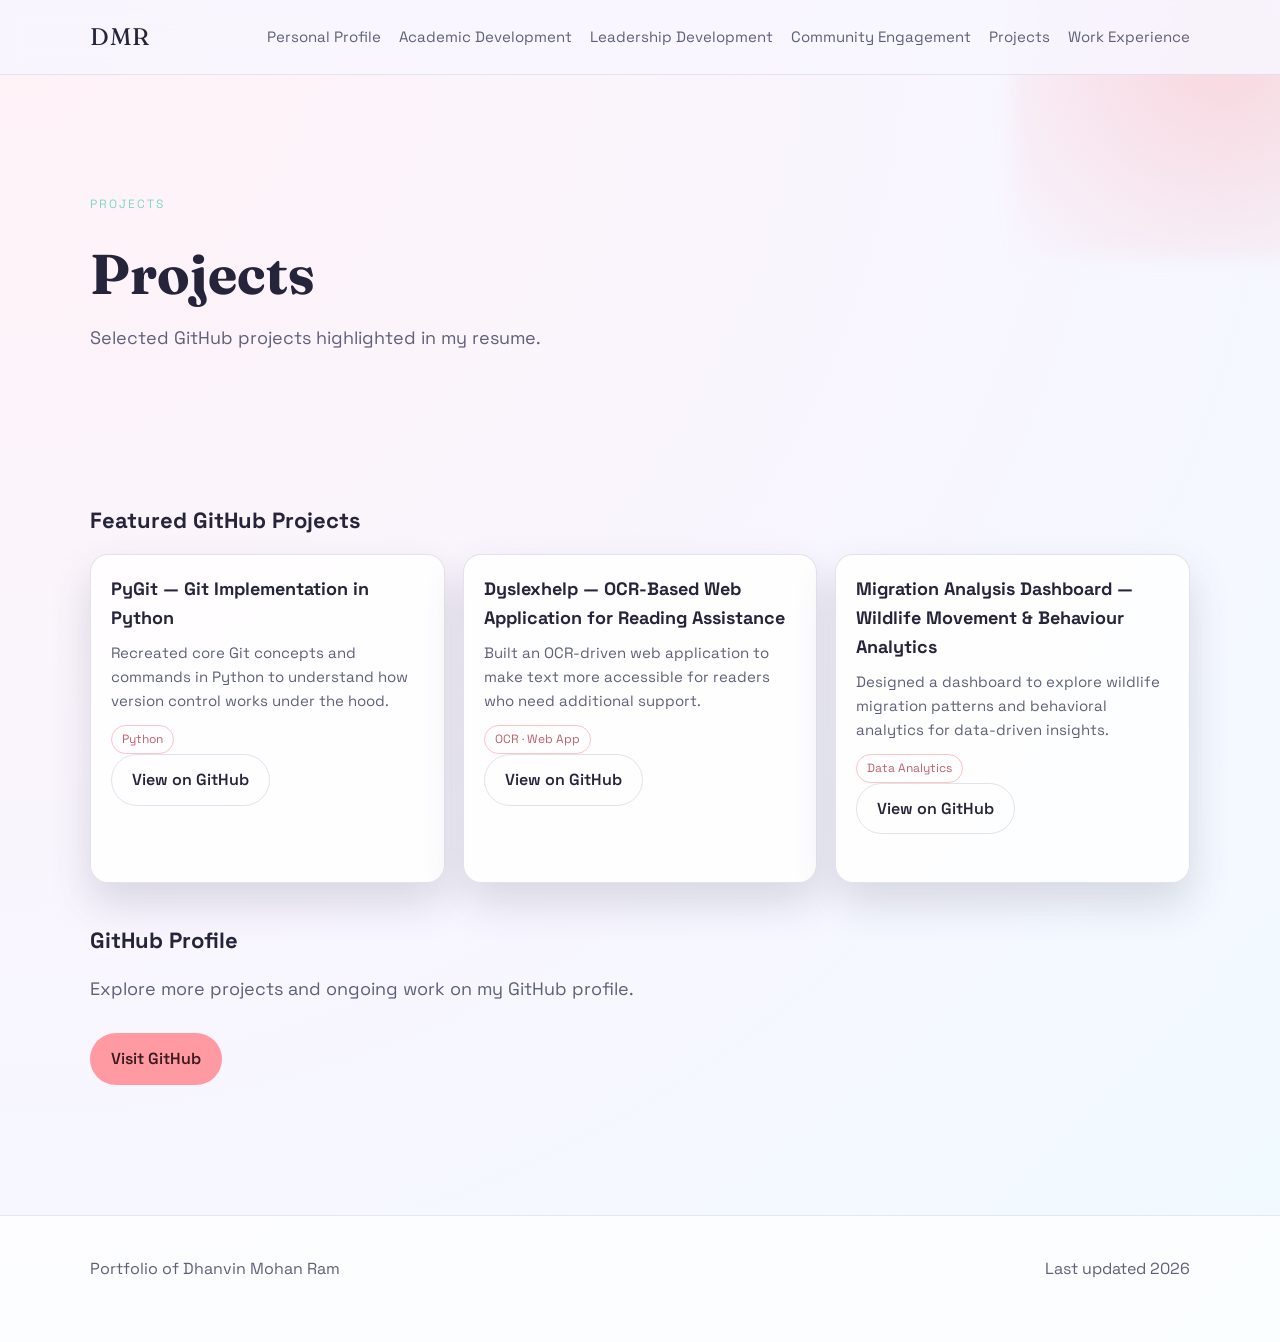
<file: projects.html>
<!doctype html>
<html lang="en">
  <head>
    <meta charset="utf-8" />
    <meta name="viewport" content="width=device-width, initial-scale=1" />
    <title>Dhanvin Mohan Ram - Projects</title>
    <meta name="description" content="Selected GitHub projects by Dhanvin Mohan Ram." />
    <link rel="preconnect" href="https://fonts.googleapis.com" />
    <link rel="preconnect" href="https://fonts.gstatic.com" crossorigin />
    <link
      href="https://fonts.googleapis.com/css2?family=Space+Grotesk:wght@400;500;600;700&family=Fraunces:opsz,wght@9..144,500;9..144,700&display=swap"
      rel="stylesheet"
    />
    <link rel="stylesheet" href="styles.css" />
  </head>
  <body>
    <div class="bg-orb" aria-hidden="true"></div>
    <header class="site-header">
      <div class="container nav-wrap">
        <div class="logo">DMR</div>
        <nav class="nav">
          <a href="index.html">Personal Profile</a>
          <a href="academic.html">Academic Development</a>
          <a href="leadership.html">Leadership Development</a>
          <a href="community.html">Community Engagement</a>
          <a href="projects.html">Projects</a>
          <a href="work.html">Work Experience</a>
        </nav>
      </div>
    </header>

    <main>
      <section class="section page-hero reveal">
        <div class="container">
          <p class="eyebrow">Projects</p>
          <h1 class="page-title">Projects</h1>
          <p class="page-subtitle">Selected GitHub projects highlighted in my resume.</p>
        </div>
      </section>

      <section class="section reveal">
        <div class="container">
          <div class="section-block">
            <h3>Featured GitHub Projects</h3>
            <div class="cards">
              <article class="card">
                <h3>PyGit — Git Implementation in Python</h3>
                <p>
                  Recreated core Git concepts and commands in Python to understand how version control works under the
                  hood.
                </p>
                <span class="chip">Python</span>
                <div class="hero-actions">
                  <a class="btn ghost" href="https://github.com/NoobGrinder420" target="_blank" rel="noreferrer">
                    View on GitHub
                  </a>
                </div>
              </article>

              <article class="card">
                <h3>Dyslexhelp — OCR-Based Web Application for Reading Assistance</h3>
                <p>
                  Built an OCR-driven web application to make text more accessible for readers who need additional
                  support.
                </p>
                <span class="chip">OCR · Web App</span>
                <div class="hero-actions">
                  <a class="btn ghost" href="https://github.com/NoobGrinder420" target="_blank" rel="noreferrer">
                    View on GitHub
                  </a>
                </div>
              </article>

              <article class="card">
                <h3>Migration Analysis Dashboard — Wildlife Movement & Behaviour Analytics</h3>
                <p>
                  Designed a dashboard to explore wildlife migration patterns and behavioral analytics for data-driven
                  insights.
                </p>
                <span class="chip">Data Analytics</span>
                <div class="hero-actions">
                  <a class="btn ghost" href="https://github.com/NoobGrinder420" target="_blank" rel="noreferrer">
                    View on GitHub
                  </a>
                </div>
              </article>
            </div>
          </div>

          <div class="section-block">
            <h3>GitHub Profile</h3>
            <p class="profile-text">
              Explore more projects and ongoing work on my GitHub profile.
            </p>
            <a class="btn primary" href="https://github.com/NoobGrinder420" target="_blank" rel="noreferrer">
              Visit GitHub
            </a>
          </div>
        </div>
      </section>
    </main>

    <footer class="site-footer">
      <div class="container footer-grid">
        <p>Portfolio of Dhanvin Mohan Ram</p>
        <p>Last updated <span id="year"></span></p>
      </div>
    </footer>

    <script src="script.js"></script>
  </body>
</html>
</file>
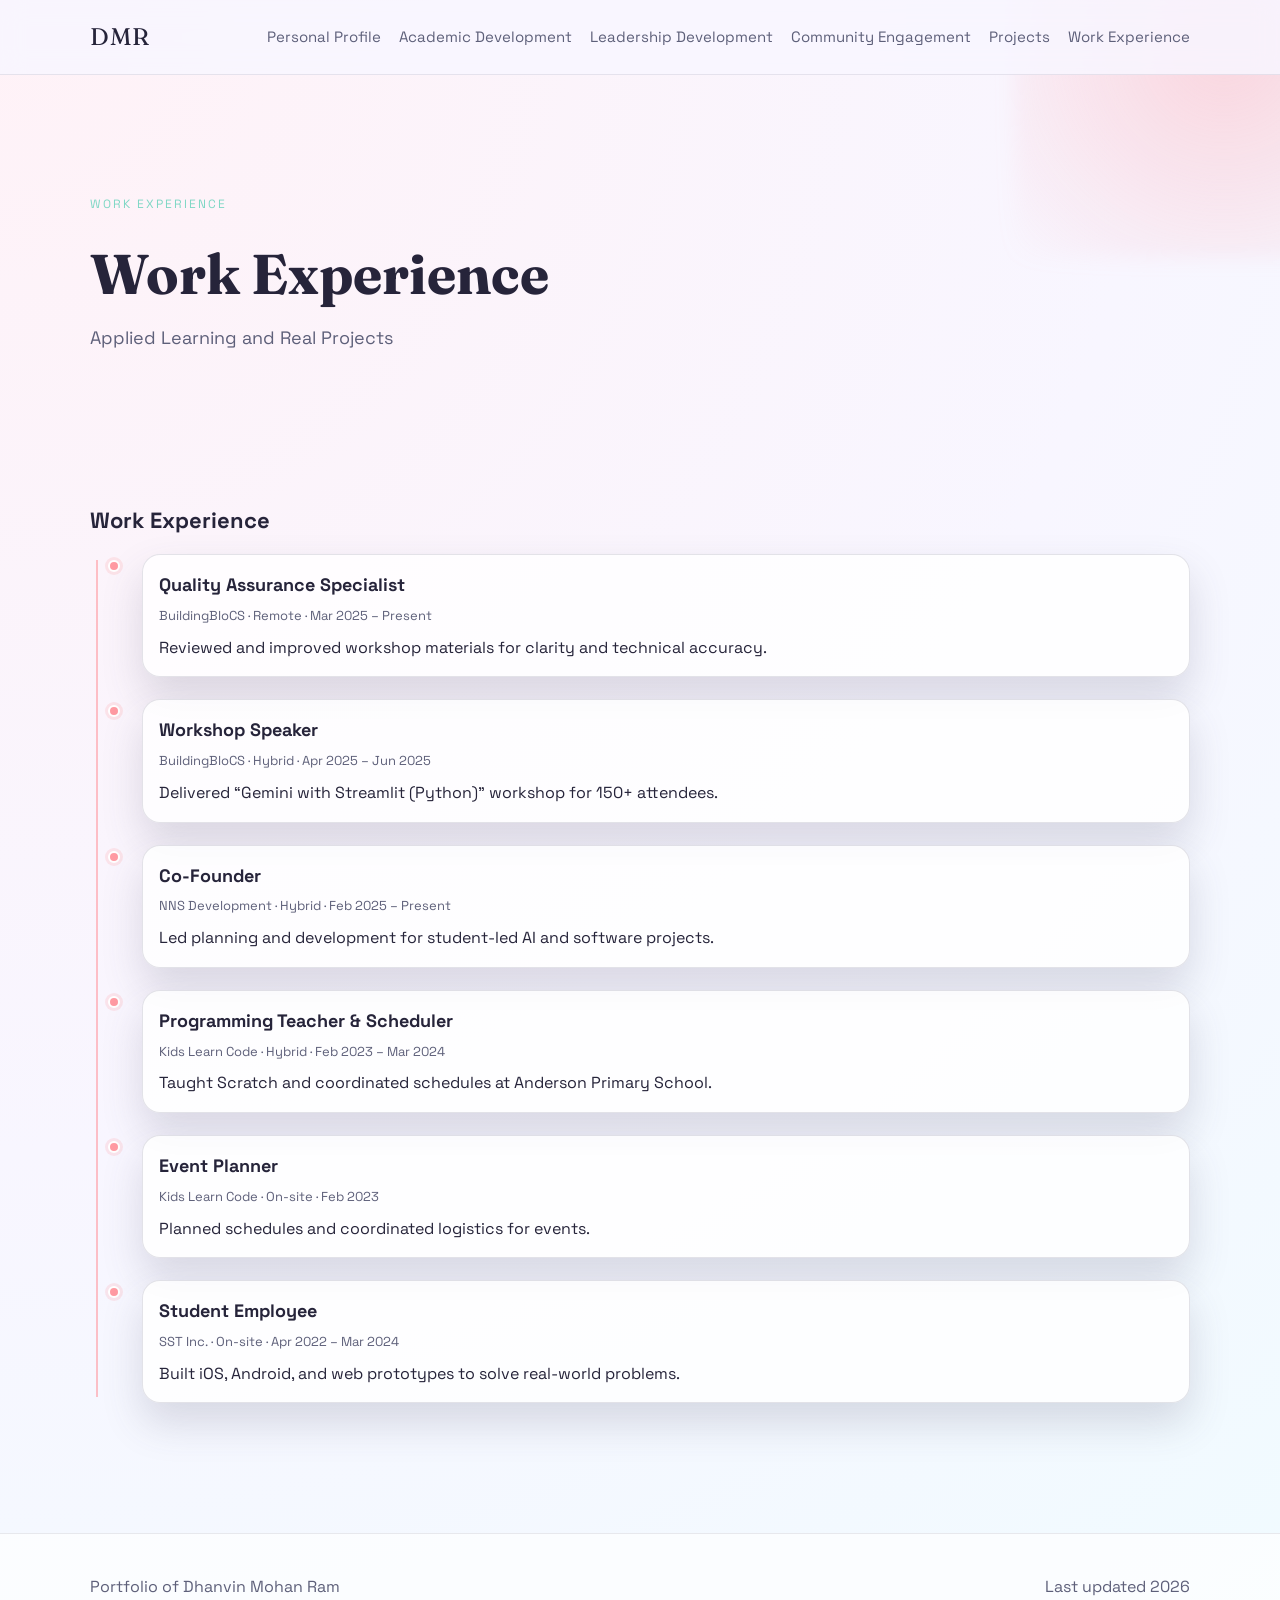
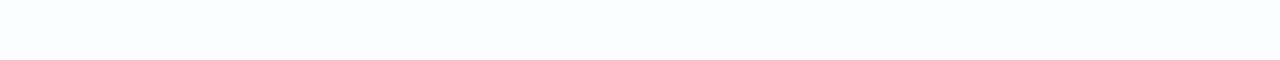
<file: work.html>
<!doctype html>
<html lang="en">
  <head>
    <meta charset="utf-8" />
    <meta name="viewport" content="width=device-width, initial-scale=1" />
    <title>Dhanvin Mohan Ram - Work Experience</title>
    <meta name="description" content="Work experience portfolio of Dhanvin Mohan Ram." />
    <link rel="preconnect" href="https://fonts.googleapis.com" />
    <link rel="preconnect" href="https://fonts.gstatic.com" crossorigin />
    <link
      href="https://fonts.googleapis.com/css2?family=Space+Grotesk:wght@400;500;600;700&family=Fraunces:opsz,wght@9..144,500;9..144,700&display=swap"
      rel="stylesheet"
    />
    <link rel="stylesheet" href="styles.css" />
  </head>
  <body>
    <div class="bg-orb" aria-hidden="true"></div>
    <header class="site-header">
      <div class="container nav-wrap">
        <div class="logo">DMR</div>
        <nav class="nav">
          <a href="index.html">Personal Profile</a>
          <a href="academic.html">Academic Development</a>
          <a href="leadership.html">Leadership Development</a>
          <a href="community.html">Community Engagement</a>
          <a href="projects.html">Projects</a>
          <a href="work.html">Work Experience</a>
        </nav>
      </div>
    </header>

    <main>
      <section class="section page-hero reveal">
        <div class="container">
          <p class="eyebrow">Work Experience</p>
          <h1 class="page-title">Work Experience</h1>
          <p class="page-subtitle">Applied Learning and Real Projects</p>
        </div>
      </section>

      <section class="section reveal">
        <div class="container">
          <div class="section-block">
            <h3>Work Experience</h3>
            <div class="career-timeline">
              <div class="career-item">
                <div class="career-marker"></div>
                <div class="career-content">
                  <h3>Quality Assurance Specialist</h3>
                  <p class="career-meta">BuildingBloCS · Remote · Mar 2025 – Present</p>
                  <p>Reviewed and improved workshop materials for clarity and technical accuracy.</p>
                </div>
              </div>
              <div class="career-item">
                <div class="career-marker"></div>
                <div class="career-content">
                  <h3>Workshop Speaker</h3>
                  <p class="career-meta">BuildingBloCS · Hybrid · Apr 2025 – Jun 2025</p>
                  <p>Delivered “Gemini with Streamlit (Python)” workshop for 150+ attendees.</p>
                </div>
              </div>
              <div class="career-item">
                <div class="career-marker"></div>
                <div class="career-content">
                  <h3>Co-Founder</h3>
                  <p class="career-meta">NNS Development · Hybrid · Feb 2025 – Present</p>
                  <p>Led planning and development for student-led AI and software projects.</p>
                </div>
              </div>
              <div class="career-item">
                <div class="career-marker"></div>
                <div class="career-content">
                  <h3>Programming Teacher & Scheduler</h3>
                  <p class="career-meta">Kids Learn Code · Hybrid · Feb 2023 – Mar 2024</p>
                  <p>Taught Scratch and coordinated schedules at Anderson Primary School.</p>
                </div>
              </div>
              <div class="career-item">
                <div class="career-marker"></div>
                <div class="career-content">
                  <h3>Event Planner</h3>
                  <p class="career-meta">Kids Learn Code · On-site · Feb 2023</p>
                  <p>Planned schedules and coordinated logistics for events.</p>
                </div>
              </div>
              <div class="career-item">
                <div class="career-marker"></div>
                <div class="career-content">
                  <h3>Student Employee</h3>
                  <p class="career-meta">SST Inc. · On-site · Apr 2022 – Mar 2024</p>
                  <p>Built iOS, Android, and web prototypes to solve real-world problems.</p>
                </div>
              </div>
            </div>
          </div>
        </div>
      </section>
    </main>

    <footer class="site-footer">
      <div class="container footer-grid">
        <p>Portfolio of Dhanvin Mohan Ram</p>
        <p>Last updated <span id="year"></span></p>
      </div>
    </footer>

    <script src="script.js"></script>
  </body>
</html>
</file>
<file: styles.css>
:root {
  --bg: #f8f6ff;
  --bg-soft: #efeaf9;
  --card: rgba(255, 255, 255, 0.82);
  --card-strong: rgba(255, 255, 255, 0.96);
  --text: #26243a;
  --muted: #5e607a;
  --accent: #ff9aa2;
  --accent-2: #7fd7c5;
  --stroke: rgba(80, 82, 110, 0.16);
  --shadow: 0 20px 40px rgba(74, 72, 100, 0.18);
  --radius: 18px;
}

* {
  box-sizing: border-box;
  margin: 0;
  padding: 0;
}

html {
  scroll-behavior: smooth;
}

body {
  font-family: "Space Grotesk", system-ui, sans-serif;
  background: radial-gradient(circle at top left, #fff2f7 0%, #f8f6ff 55%, #f0fbff 100%);
  color: var(--text);
  line-height: 1.6;
  min-height: 100vh;
  position: relative;
  overflow-x: hidden;
}

.bg-orb {
  position: fixed;
  inset: -18% -12% auto auto;
  width: 420px;
  height: 420px;
  background: radial-gradient(circle, rgba(255, 154, 162, 0.35), rgba(255, 154, 162, 0));
  filter: blur(10px);
  z-index: 0;
  pointer-events: none;
}

.container {
  width: min(1100px, 90vw);
  margin: 0 auto;
}

.site-header {
  position: sticky;
  top: 0;
  z-index: 10;
  background: rgba(248, 246, 255, 0.86);
  backdrop-filter: blur(12px);
  border-bottom: 1px solid rgba(80, 82, 110, 0.12);
}

.nav-wrap {
  display: flex;
  align-items: center;
  justify-content: space-between;
  padding: 18px 0;
}

.logo {
  font-family: "Fraunces", serif;
  font-size: 24px;
  letter-spacing: 1px;
}

.nav {
  display: flex;
  gap: 18px;
  flex-wrap: wrap;
}

.nav a {
  color: var(--muted);
  text-decoration: none;
  font-size: 15px;
  transition: color 0.2s ease;
}

.nav a:hover {
  color: #e97b86;
}

.section {
  padding: 90px 0;
  position: relative;
  z-index: 1;
}

.page-hero {
  padding-top: 120px;
  padding-bottom: 60px;
}

.page-title {
  font-family: "Fraunces", serif;
  font-size: clamp(36px, 4.8vw, 56px);
  margin-bottom: 6px;
}

.page-subtitle {
  color: var(--muted);
  font-size: 18px;
}

.profile-grid {
  display: grid;
  grid-template-columns: minmax(240px, 380px) minmax(260px, 1fr);
  gap: 24px;
  align-items: start;
}

.profile-photo-wrap {
  max-width: 380px;
  background: transparent;
  padding: 0;
  border: none;
}

.profile-photo {
  width: 100%;
  height: auto;
  border-radius: 10px;
  object-fit: cover;
  display: block;
  border: 4px solid #ffffff;
  box-shadow: none;
}

.photo-placeholder {
  color: var(--muted);
  font-size: 14px;
}

.profile-summary {
  max-width: 620px;
}

.profile-summary .profile-text {
  margin: 0;
}

.profile-summary h2 {
  font-family: "Fraunces", serif;
  font-size: 26px;
  margin-bottom: 12px;
}

.section-block {
  margin-bottom: 40px;
}

.section-block h3 {
  font-size: 22px;
  margin-bottom: 16px;
}

.info-grid {
  display: grid;
  gap: 16px;
  grid-template-columns: repeat(auto-fit, minmax(220px, 1fr));
}

.info-item {
  background: var(--card);
  border-radius: var(--radius);
  padding: 16px;
  border: 1px solid var(--stroke);
}

.info-item span {
  display: block;
  font-size: 12px;
  color: var(--muted);
  margin-bottom: 6px;
  text-transform: uppercase;
  letter-spacing: 1px;
}

.info-item a {
  color: inherit;
  text-decoration: none;
}

.info-item a:hover {
  text-decoration: underline;
}

.note {
  margin-top: 8px;
  font-size: 13px;
}

.hero {
  padding-top: 110px;
}

.hero-grid {
  display: grid;
  grid-template-columns: repeat(auto-fit, minmax(280px, 1fr));
  gap: 40px;
  align-items: center;
}

.eyebrow {
  text-transform: uppercase;
  letter-spacing: 2px;
  font-size: 12px;
  color: var(--accent-2);
  margin-bottom: 14px;
}

.hero-title {
  font-family: "Fraunces", serif;
  font-size: clamp(38px, 5vw, 60px);
  margin-bottom: 16px;
}

.hero-subtitle {
  font-size: 18px;
  color: var(--muted);
  margin-bottom: 24px;
}

.hero-actions {
  display: flex;
  flex-wrap: wrap;
  gap: 14px;
  margin-bottom: 28px;
}

.btn {
  padding: 12px 20px;
  border-radius: 999px;
  font-weight: 600;
  text-decoration: none;
  display: inline-flex;
  align-items: center;
  gap: 8px;
  border: 1px solid transparent;
  transition: transform 0.2s ease, box-shadow 0.2s ease;
}

.btn.primary {
  background: var(--accent);
  color: #3b1b1f;
}

.btn.ghost {
  border-color: var(--stroke);
  color: var(--text);
}

.btn:hover {
  transform: translateY(-2px);
  box-shadow: var(--shadow);
}

.quick-stats {
  display: grid;
  grid-template-columns: repeat(auto-fit, minmax(140px, 1fr));
  gap: 16px;
}

.stat-card {
  background: var(--card);
  border-radius: var(--radius);
  padding: 16px;
  border: 1px solid var(--stroke);
}

.stat-number {
  font-size: 26px;
  font-weight: 700;
  margin-bottom: 6px;
  color: #e97b86;
}

.stat-label {
  font-size: 13px;
  color: var(--muted);
}

.hero-card {
  background: var(--card-strong);
  border-radius: var(--radius);
  padding: 28px;
  border: 1px solid var(--stroke);
  box-shadow: var(--shadow);
}

.hero-card h2 {
  font-family: "Fraunces", serif;
  font-size: 24px;
  margin-bottom: 14px;
}

.clean-list {
  list-style: none;
  display: grid;
  gap: 10px;
  margin-bottom: 18px;
}

.tag-row {
  display: flex;
  flex-wrap: wrap;
  gap: 10px;
}

.tag {
  padding: 6px 12px;
  background: rgba(127, 215, 197, 0.24);
  color: #2c6659;
  border-radius: 999px;
  font-size: 12px;
  letter-spacing: 0.5px;
}

.section-title {
  margin-bottom: 28px;
}

.section-title h2 {
  font-family: "Fraunces", serif;
  font-size: 34px;
}

.profile-text {
  font-size: 18px;
  color: var(--muted);
  margin-bottom: 30px;
}

.timeline {
  display: grid;
  gap: 18px;
}

.timeline-split {
  display: grid;
  grid-template-columns: repeat(auto-fit, minmax(260px, 1fr));
  gap: 24px;
}

.timeline-group h3 {
  font-size: 20px;
  margin-bottom: 14px;
}

.timeline-group h4 {
  font-size: 16px;
  margin-bottom: 6px;
}

.timeline-item {
  display: grid;
  grid-template-columns: 120px 1fr;
  gap: 18px;
  padding: 18px;
  background: var(--card);
  border-radius: var(--radius);
  border: 1px solid var(--stroke);
}

.timeline-year {
  font-weight: 600;
  color: var(--accent);
}

.cards {
  display: grid;
  grid-template-columns: repeat(auto-fit, minmax(240px, 1fr));
  gap: 18px;
}

.career-timeline {
  position: relative;
  display: grid;
  gap: 22px;
  margin-top: 10px;
  padding-left: 18px;
}

.career-timeline::before {
  content: "";
  position: absolute;
  top: 6px;
  bottom: 6px;
  left: 6px;
  width: 2px;
  background: rgba(255, 154, 162, 0.6);
}

.career-item {
  display: grid;
  grid-template-columns: 18px 1fr;
  gap: 16px;
  align-items: start;
}

.career-marker {
  width: 12px;
  height: 12px;
  border-radius: 50%;
  background: var(--accent);
  border: 2px solid #ffffff;
  box-shadow: 0 0 0 3px rgba(255, 154, 162, 0.2);
  margin-top: 6px;
}

.career-content {
  background: var(--card);
  border-radius: var(--radius);
  padding: 16px;
  border: 1px solid var(--stroke);
  box-shadow: var(--shadow);
}

.career-content h3 {
  font-size: 18px;
  margin-bottom: 6px;
}

.career-meta {
  font-size: 13px;
  color: var(--muted);
  margin-bottom: 8px;
}

.card {
  background: var(--card);
  border-radius: var(--radius);
  padding: 20px;
  border: 1px solid var(--stroke);
  box-shadow: var(--shadow);
}

.card h3 {
  font-size: 18px;
  margin-bottom: 8px;
}

.card p {
  color: var(--muted);
  font-size: 15px;
}

.card .chip {
  display: inline-block;
  margin-top: 12px;
  padding: 4px 10px;
  font-size: 12px;
  color: #c0606b;
  border: 1px solid rgba(255, 154, 162, 0.6);
  border-radius: 999px;
}

.subsection {
  margin-top: 26px;
}

.subsection h3 {
  margin-bottom: 12px;
}

.reflection p {
  margin-bottom: 8px;
}

.skills-grid {
  display: grid;
  gap: 18px;
  grid-template-columns: repeat(auto-fit, minmax(240px, 1fr));
}

.skill-block {
  background: rgba(255, 255, 255, 0.7);
  border-radius: var(--radius);
  padding: 18px;
  border: 1px solid var(--stroke);
}

.muted {
  color: var(--muted);
}

.gallery-card {
  padding: 18px;
  border-radius: 16px;
  background: rgba(255, 255, 255, 0.8);
  border: 1px dashed rgba(80, 82, 110, 0.2);
  text-align: center;
  font-size: 14px;
  color: var(--muted);
}

.gallery-scroll {
  display: flex;
  gap: 14px;
  overflow-x: auto;
  padding: 18px 4px 10px;
  margin-top: 10px;
  scroll-snap-type: x mandatory;
  scrollbar-width: thin;
}

.gallery-block {
  margin-top: 22px;
}

.gallery-block h3 {
  font-size: 20px;
  margin-bottom: 8px;
}

.gallery-scroll .thumb {
  min-width: 190px;
  max-width: 190px;
  scroll-snap-align: start;
  background: var(--card);
  border: 1px solid var(--stroke);
  border-radius: 16px;
  padding: 12px;
  text-align: center;
  box-shadow: var(--shadow);
  display: grid;
  gap: 10px;
}

.gallery-scroll a {
  display: block;
  text-decoration: none;
  color: inherit;
}

.gallery-scroll img,
.gallery-scroll object {
  width: 100%;
  height: 140px;
  object-fit: cover;
  border-radius: 12px;
  background: #ffffff;
  display: block;
}

.evidence-card a {
  display: block;
  text-decoration: none;
  color: inherit;
}

.evidence-card img,
.evidence-card object {
  width: 100%;
  height: 150px;
  object-fit: cover;
  border-radius: 12px;
  background: #ffffff;
  display: block;
}

.evidence-card h4 {
  margin-top: 12px;
  font-size: 14px;
  color: var(--muted);
}

.card-media {
  margin-top: 12px;
}

.media-grid {
  display: grid;
  grid-template-columns: repeat(auto-fit, minmax(120px, 1fr));
  gap: 10px;
}

.media-grid a {
  display: block;
  text-decoration: none;
  color: inherit;
}

.media-grid img,
.media-grid object {
  width: 100%;
  height: 140px;
  object-fit: cover;
  border-radius: 12px;
  background: #ffffff;
  display: block;
}

.gallery-scroll figcaption {
  font-size: 12px;
  color: var(--muted);
}

.gallery-scroll::-webkit-scrollbar {
  height: 8px;
}

.gallery-scroll::-webkit-scrollbar-thumb {
  background: rgba(60, 62, 88, 0.2);
  border-radius: 999px;
}

.contact {
  display: grid;
  gap: 20px;
  grid-template-columns: repeat(auto-fit, minmax(240px, 1fr));
  align-items: center;
}

.contact-card {
  padding: 20px;
  background: var(--card-strong);
  border-radius: var(--radius);
  border: 1px solid var(--stroke);
  display: grid;
  gap: 12px;
}

.contact-item {
  color: var(--text);
  text-decoration: none;
  font-weight: 600;
}

.contact-item:hover {
  color: #e97b86;
}

.site-footer {
  padding: 40px 0 60px;
  border-top: 1px solid rgba(80, 82, 110, 0.12);
  background: rgba(255, 255, 255, 0.7);
}

.footer-grid {
  display: flex;
  justify-content: space-between;
  gap: 16px;
  flex-wrap: wrap;
  color: var(--muted);
}

.reveal {
  opacity: 0;
  transform: translateY(30px);
  transition: opacity 0.8s ease, transform 0.8s ease;
}

.reveal.in-view {
  opacity: 1;
  transform: translateY(0);
}

@media (max-width: 700px) {
  .nav {
    gap: 12px;
    font-size: 14px;
  }

  .profile-grid {
    grid-template-columns: 1fr;
  }

  .timeline-item {
    grid-template-columns: 1fr;
  }

  .hero {
    padding-top: 90px;
  }
}
</file>
